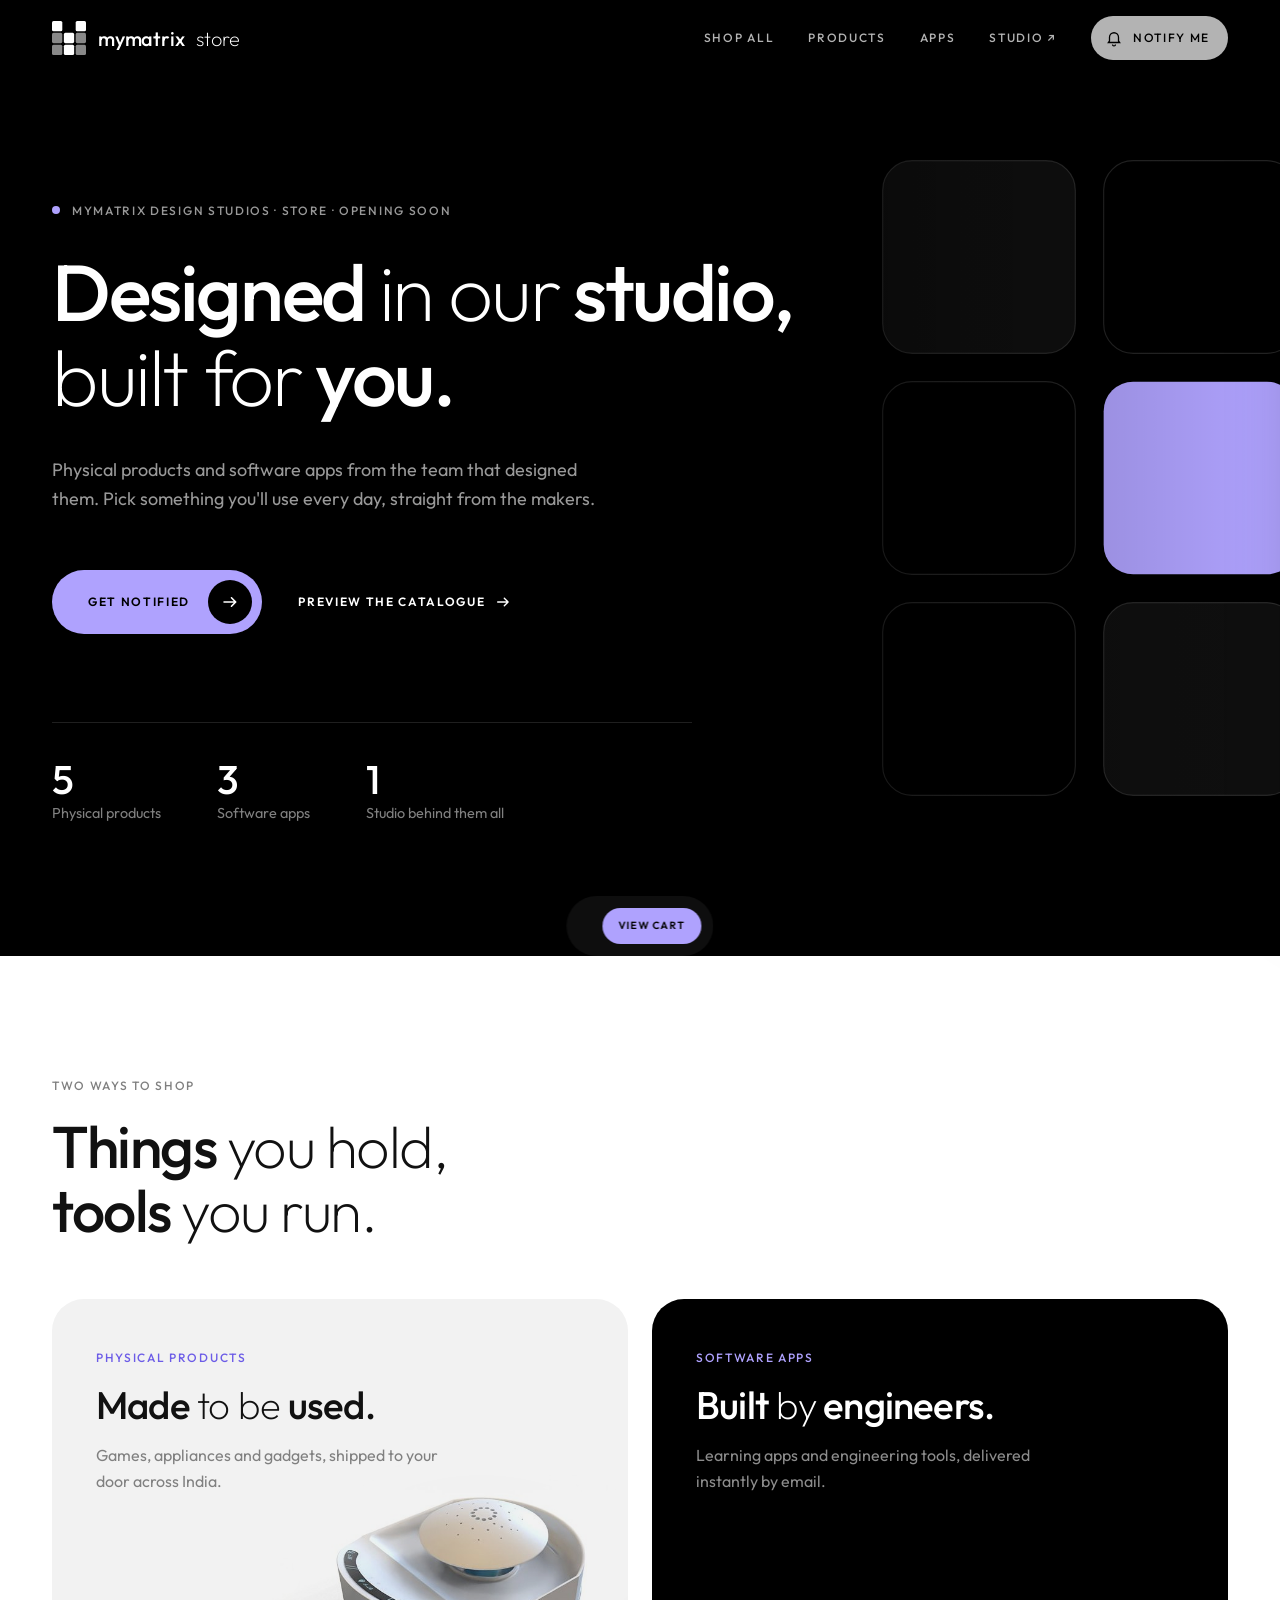
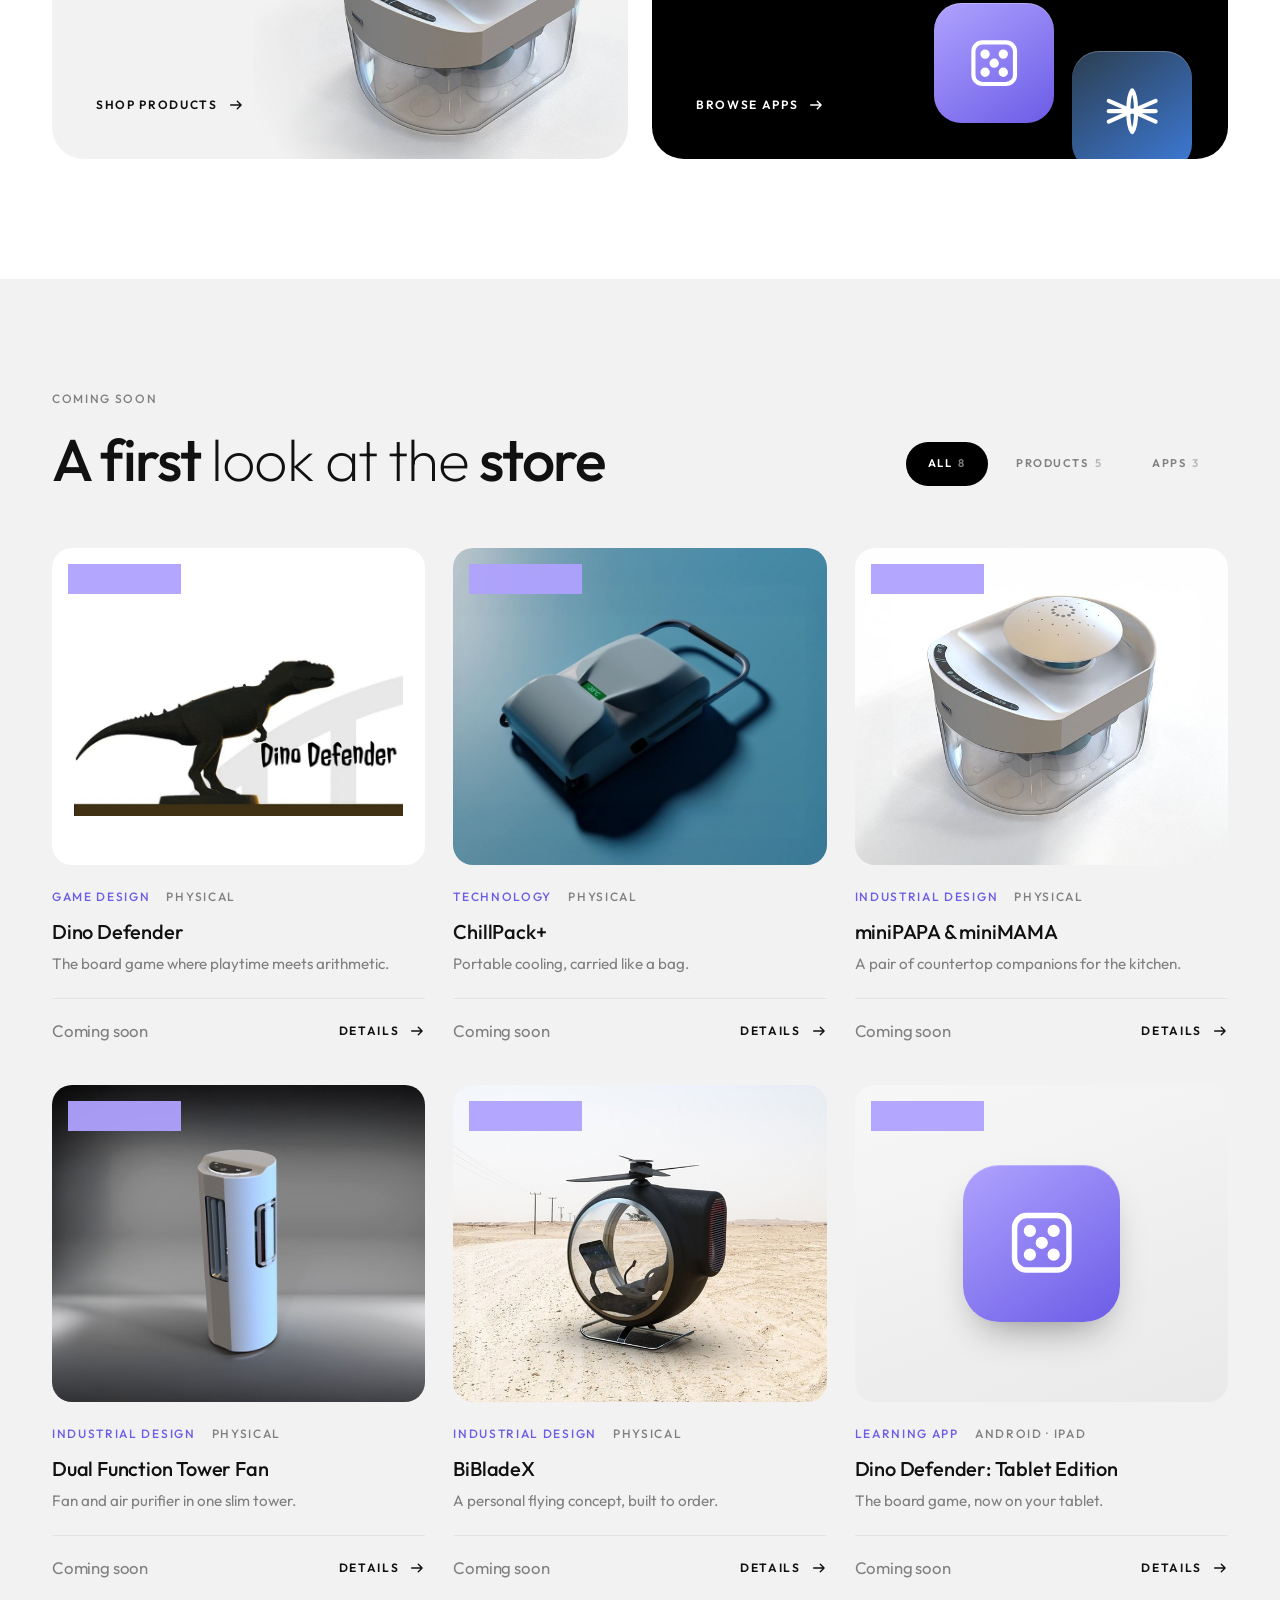
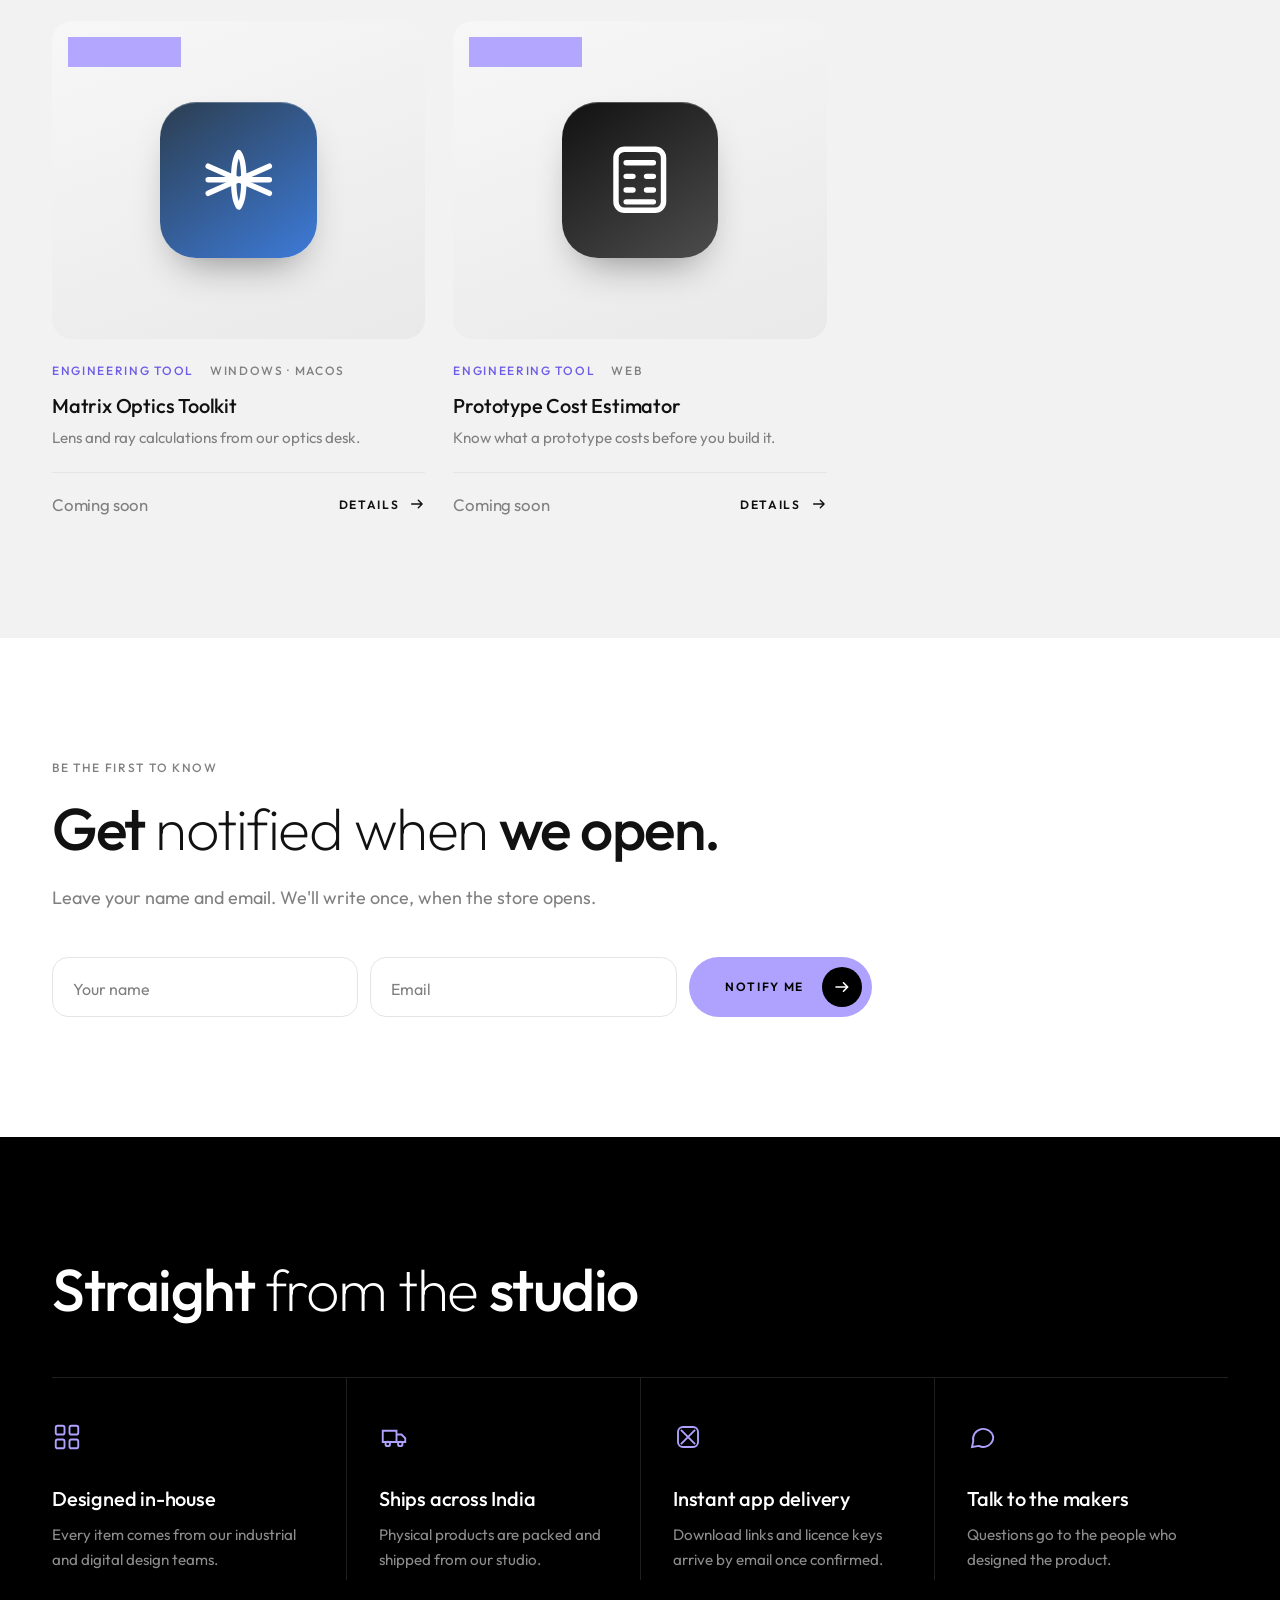
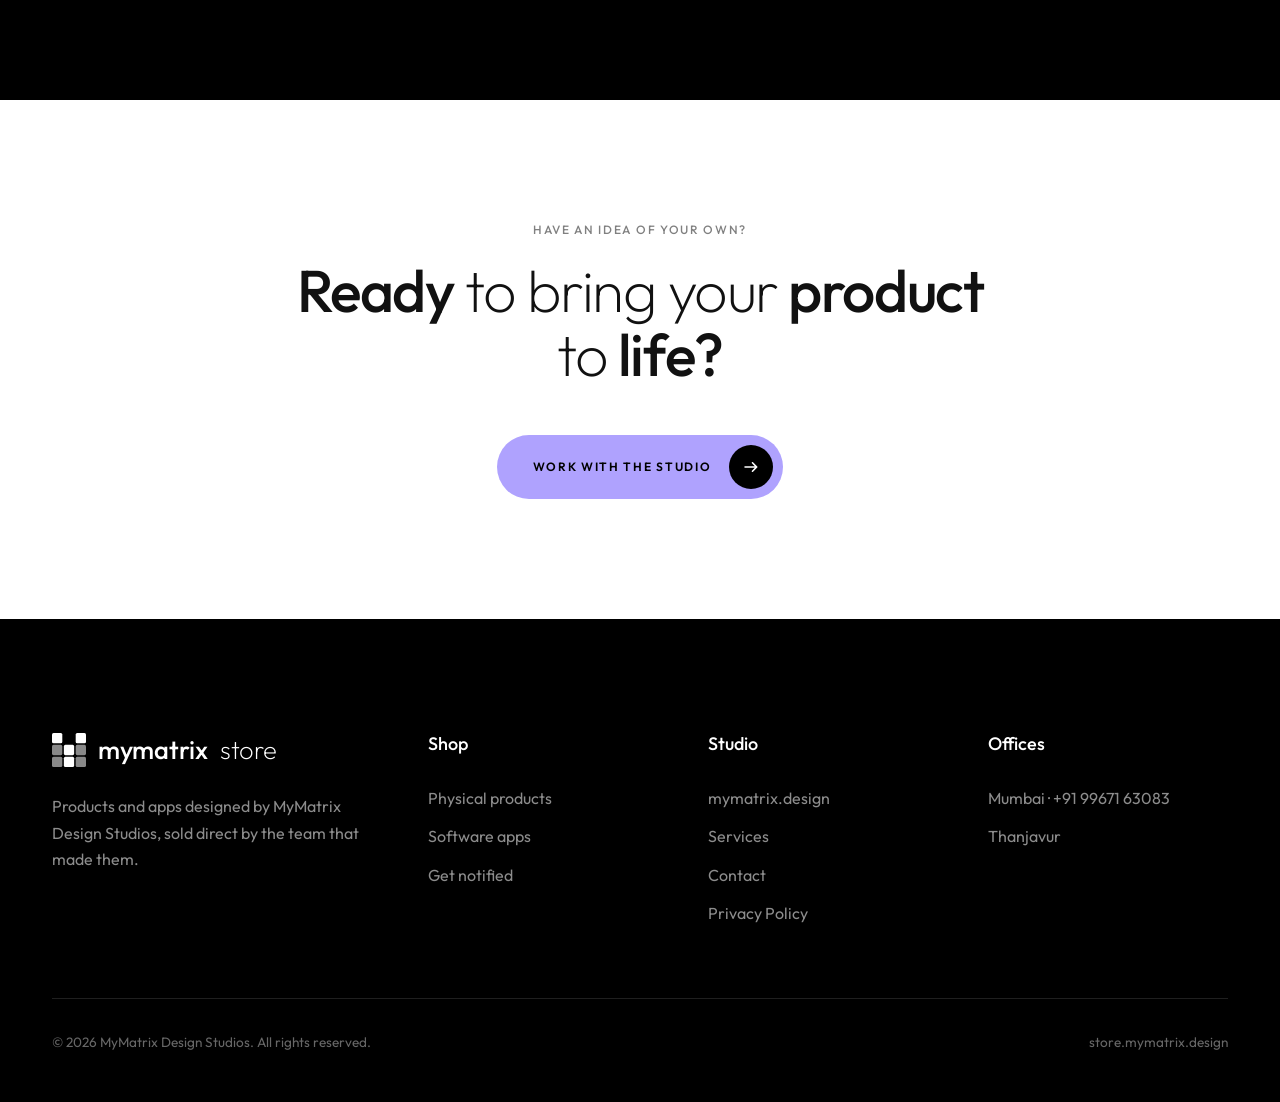
<file: index.html>
<!DOCTYPE html>
<html lang="en">
<head>
  <!-- Google tag (gtag.js) — same property as mymatrix.design -->
  <script async src="https://www.googletagmanager.com/gtag/js?id=G-HMNT2W3WN2"></script>
  <script>window.dataLayer = window.dataLayer || []; function gtag(){dataLayer.push(arguments);} gtag('js', new Date()); gtag('config', 'G-HMNT2W3WN2');</script>
  <meta charset="UTF-8">
  <meta name="viewport" content="width=device-width, initial-scale=1.0">
  <title>MyMatrix Store — Products & apps by MyMatrix Design Studios</title>
  <meta name="description" content="Buy physical products and software apps designed by MyMatrix Design Studios, direct from the studio.">
  <meta property="og:title" content="MyMatrix Store">
  <meta property="og:description" content="Products and apps designed in our studio, built for you.">
  <meta property="og:image" content="https://store.mymatrix.design/assets/img/dino-defender.jpg">
  <meta name="theme-color" content="#000000">
  <link rel="icon" href="assets/img/logo.svg" type="image/svg+xml">
  <link rel="preconnect" href="https://fonts.googleapis.com">
  <link rel="preconnect" href="https://fonts.gstatic.com" crossorigin>
  <link href="https://fonts.googleapis.com/css2?family=Outfit:wght@200;300;400;500;600&display=swap" rel="stylesheet">
  <link rel="stylesheet" href="assets/css/store.css">
</head>
<body data-page="home">
  <header id="site-header"></header>

  <main>
    <!-- Hero -->
    <section class="hero on-dark">
      <svg class="hero-art" viewBox="0 0 600 600" aria-hidden="true">
        <g class="grid9">
          <rect x="20"  y="20"  width="170" height="170" rx="26" class="on"/>
          <rect x="215" y="20"  width="170" height="170" rx="26"/>
          <rect x="410" y="20"  width="170" height="170" rx="26" class="on"/>
          <rect x="20"  y="215" width="170" height="170" rx="26"/>
          <rect x="215" y="215" width="170" height="170" rx="26" class="hot"/>
          <rect x="410" y="215" width="170" height="170" rx="26"/>
          <rect x="20"  y="410" width="170" height="170" rx="26"/>
          <rect x="215" y="410" width="170" height="170" rx="26" class="on"/>
          <rect x="410" y="410" width="170" height="170" rx="26"/>
        </g>
      </svg>
      <div class="gradient"></div>
      <div class="wrap">
        <span class="upper eyebrow"><i></i>MyMatrix Design Studios · Store<span class="only-soon"> · Opening soon</span></span>
        <h1>Designed <span class="thin">in our</span> studio, <span class="thin">built for</span> you.</h1>
        <p class="lead">Physical products and software apps from the team that designed them. Pick something you'll use every day, straight from the makers.</p>
        <div class="actions only-soon">
          <a class="btn press" href="#notify"><span>Get notified</span><span class="arrow"><svg viewBox="0 0 24 24"><path d="M14 5.34c-.26 0-.51.1-.71.3l-.08.08a1 1 0 0 0 0 1.41L17.07 11H4a1 1 0 1 0 0 2h13.07l-3.86 3.86a1 1 0 0 0 0 1.42l.08.08a1 1 0 0 0 1.42 0l5.65-5.65a1 1 0 0 0 0-1.42l-5.65-5.65a1 1 0 0 0-.71-.3z"/></svg></span></a>
          <a class="link" href="#store">Preview the catalogue <svg viewBox="0 0 24 24"><path d="M14 5.34c-.26 0-.51.1-.71.3l-.08.08a1 1 0 0 0 0 1.41L17.07 11H4a1 1 0 1 0 0 2h13.07l-3.86 3.86a1 1 0 0 0 0 1.42l.08.08a1 1 0 0 0 1.42 0l5.65-5.65a1 1 0 0 0 0-1.42l-5.65-5.65a1 1 0 0 0-.71-.3z"/></svg></a>
        </div>
        <div class="actions only-live">
          <a class="btn press" href="?f=physical#store"><span>Shop products</span><span class="arrow"><svg viewBox="0 0 24 24"><path d="M14 5.34c-.26 0-.51.1-.71.3l-.08.08a1 1 0 0 0 0 1.41L17.07 11H4a1 1 0 1 0 0 2h13.07l-3.86 3.86a1 1 0 0 0 0 1.42l.08.08a1 1 0 0 0 1.42 0l5.65-5.65a1 1 0 0 0 0-1.42l-5.65-5.65a1 1 0 0 0-.71-.3z"/></svg></span></a>
          <a class="link" href="?f=app#store">Browse apps <svg viewBox="0 0 24 24"><path d="M14 5.34c-.26 0-.51.1-.71.3l-.08.08a1 1 0 0 0 0 1.41L17.07 11H4a1 1 0 1 0 0 2h13.07l-3.86 3.86a1 1 0 0 0 0 1.42l.08.08a1 1 0 0 0 1.42 0l5.65-5.65a1 1 0 0 0 0-1.42l-5.65-5.65a1 1 0 0 0-.71-.3z"/></svg></a>
        </div>
        <div class="hero-stats">
          <div><b id="stat-products">5</b><span>Physical products</span></div>
          <div><b id="stat-apps">3</b><span>Software apps</span></div>
          <div><b>1</b><span>Studio behind them all</span></div>
        </div>
      </div>
    </section>

    <!-- Two doors -->
    <section class="block">
      <div class="wrap">
        <div class="section-head reveal">
          <div><span class="upper suptitle">Two ways to shop</span><h2>Things <span class="thin">you hold,</span><br>tools <span class="thin">you run.</span></h2></div>
        </div>
        <div class="doors">
          <a class="door products reveal" href="?f=physical#store">
            <div><span class="upper accent">Physical products</span><h3 style="margin-top:14px">Made <span class="thin">to be</span> used.</h3>
              <p>Games, appliances and gadgets, shipped to your door across India.</p></div>
            <span class="link">Shop products <svg viewBox="0 0 24 24"><path d="M14 5.34c-.26 0-.51.1-.71.3l-.08.08a1 1 0 0 0 0 1.41L17.07 11H4a1 1 0 1 0 0 2h13.07l-3.86 3.86a1 1 0 0 0 0 1.42l.08.08a1 1 0 0 0 1.42 0l5.65-5.65a1 1 0 0 0 0-1.42l-5.65-5.65a1 1 0 0 0-.71-.3z"/></svg></span>
            <img class="door-img" src="assets/img/minipapa.jpg" alt="">
          </a>
          <a class="door apps reveal" href="?f=app#store">
            <div><span class="upper accent">Software apps</span><h3 style="margin-top:14px">Built <span class="thin">by</span> engineers.</h3>
              <p>Learning apps and engineering tools, delivered instantly by email.</p></div>
            <span class="link">Browse apps <svg viewBox="0 0 24 24"><path d="M14 5.34c-.26 0-.51.1-.71.3l-.08.08a1 1 0 0 0 0 1.41L17.07 11H4a1 1 0 1 0 0 2h13.07l-3.86 3.86a1 1 0 0 0 0 1.42l.08.08a1 1 0 0 0 1.42 0l5.65-5.65a1 1 0 0 0 0-1.42l-5.65-5.65a1 1 0 0 0-.71-.3z"/></svg></span>
            <div class="app-stack" id="app-stack"></div>
          </a>
        </div>
      </div>
    </section>

    <!-- Catalogue -->
    <section class="block soft" id="store" style="padding-top:110px">
      <div class="wrap">
        <div class="section-head reveal">
          <div><span class="upper suptitle"><span class="only-live">The catalogue</span><span class="only-soon">Coming soon</span></span><h2 class="only-live">Everything <span class="thin">in the</span> store</h2><h2 class="only-soon">A first <span class="thin">look at the</span> store</h2></div>
          <div class="chips" role="group" aria-label="Filter">
            <button class="chip" type="button" data-filter="all" aria-pressed="true">All</button>
            <button class="chip" type="button" data-filter="physical" aria-pressed="false">Products</button>
            <button class="chip" type="button" data-filter="app" aria-pressed="false">Apps</button>
          </div>
        </div>
        <div class="grid" id="grid"></div>
      </div>
    </section>

    <!-- Notify (coming soon only) -->
    <section class="block only-soon" id="notify">
      <div class="wrap reveal">
        <span class="upper suptitle muted" style="display:block;margin-bottom:18px">Be the first to know</span>
        <h2>Get <span class="thin">notified when</span> we open.</h2>
        <p class="lead" style="margin:22px 0 44px">Leave your name and email. We'll write once, when the store opens.</p>
        <div data-notify-slot></div>
      </div>
    </section>

    <!-- Promises -->
    <section class="block dark on-dark">
      <div class="wrap">
        <div class="section-head reveal"><h2>Straight <span class="thin">from the</span> studio</h2></div>
        <div class="promises reveal">
          <div class="promise"><svg viewBox="0 0 24 24"><rect x="3" y="3" width="7" height="7" rx="1.5"/><rect x="14" y="3" width="7" height="7" rx="1.5"/><rect x="3" y="14" width="7" height="7" rx="1.5"/><rect x="14" y="14" width="7" height="7" rx="1.5"/></svg><h5>Designed in-house</h5><p>Every item comes from our industrial and digital design teams.</p></div>
          <div class="promise"><svg viewBox="0 0 24 24"><path d="M3 7h11v9H3zM14 10h4l3 3v3h-7"/><circle cx="7" cy="17.5" r="1.8"/><circle cx="17" cy="17.5" r="1.8"/></svg><h5>Ships across India</h5><p>Physical products are packed and shipped from our studio.</p></div>
          <div class="promise"><svg viewBox="0 0 24 24"><path d="M4 12h16M12 4v16" transform="rotate(45 12 12)"/><rect x="4" y="4" width="16" height="16" rx="4"/></svg><h5>Instant app delivery</h5><p>Download links and licence keys arrive by email once confirmed.</p></div>
          <div class="promise"><svg viewBox="0 0 24 24"><path d="M21 12a8 8 0 0 1-11.6 7.1L4 20l1-4.6A8 8 0 1 1 21 12z"/></svg><h5>Talk to the makers</h5><p>Questions go to the people who designed the product.</p></div>
        </div>
      </div>
    </section>

    <!-- CTA -->
    <section class="block cta">
      <div class="wrap reveal">
        <span class="upper suptitle muted" style="display:block;margin-bottom:18px">Have an idea of your own?</span>
        <h2>Ready <span class="thin">to bring your</span> product <span class="thin">to</span> life?</h2>
        <a class="btn press" href="https://mymatrix.design/contact.html"><span>Work with the studio</span><span class="arrow"><svg viewBox="0 0 24 24"><path d="M14 5.34c-.26 0-.51.1-.71.3l-.08.08a1 1 0 0 0 0 1.41L17.07 11H4a1 1 0 1 0 0 2h13.07l-3.86 3.86a1 1 0 0 0 0 1.42l.08.08a1 1 0 0 0 1.42 0l5.65-5.65a1 1 0 0 0 0-1.42l-5.65-5.65a1 1 0 0 0-.71-.3z"/></svg></span></a>
      </div>
    </section>
  </main>

  <footer id="site-footer"></footer>
  <script src="assets/js/catalog.js"></script>
  <script src="assets/js/store.js"></script>
</body>
</html>
</file>
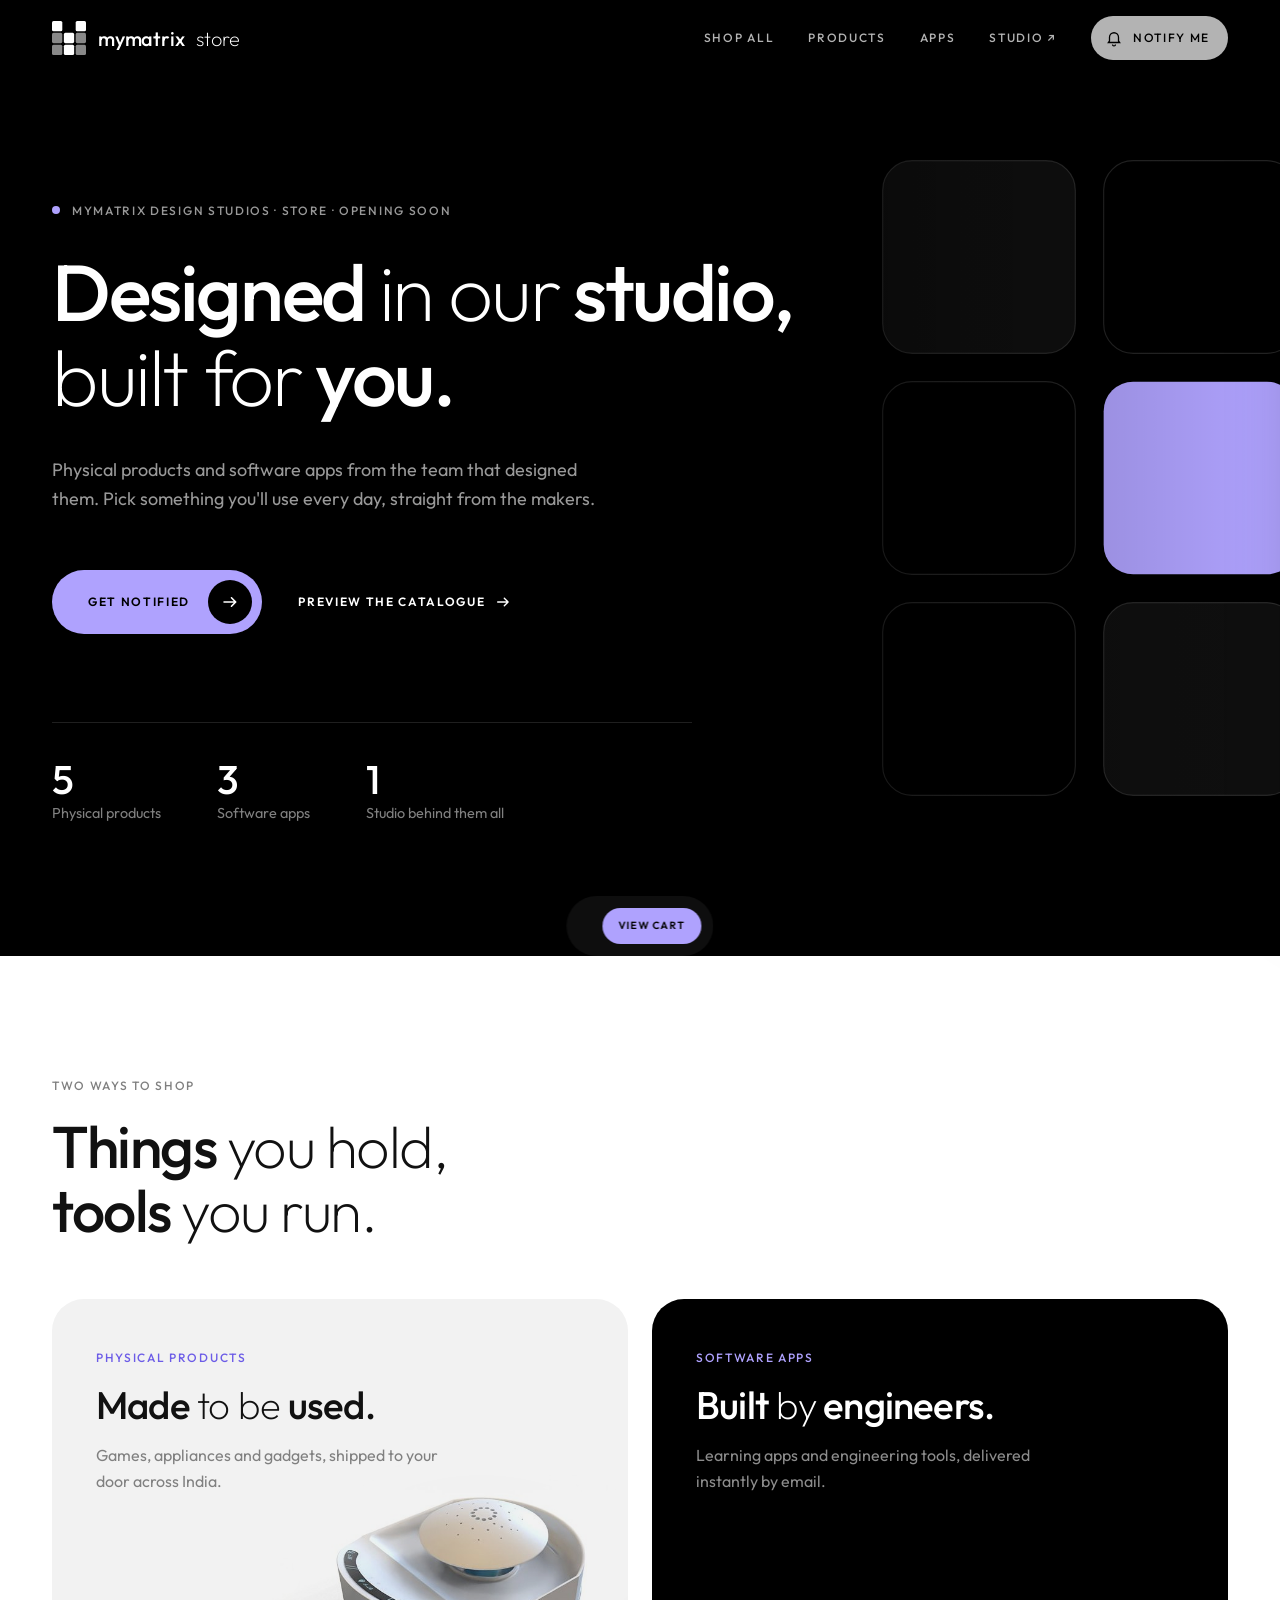
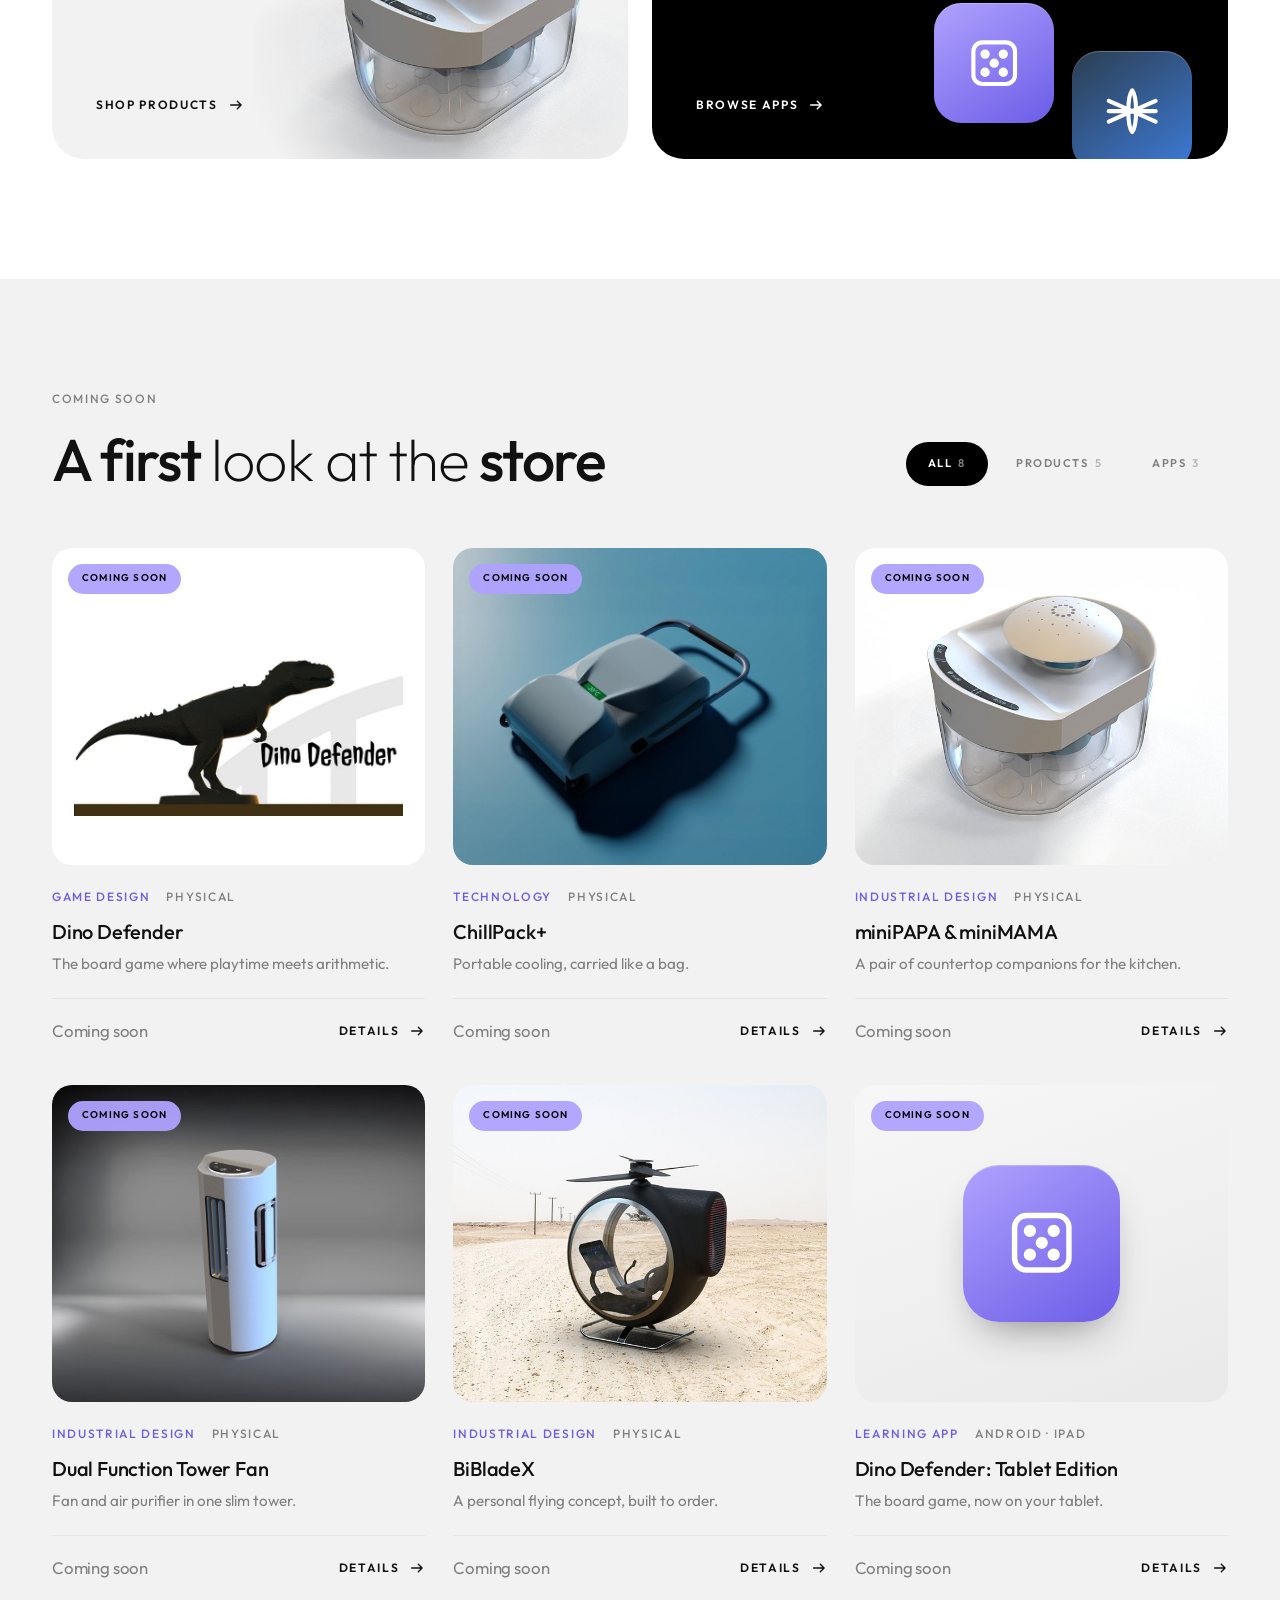
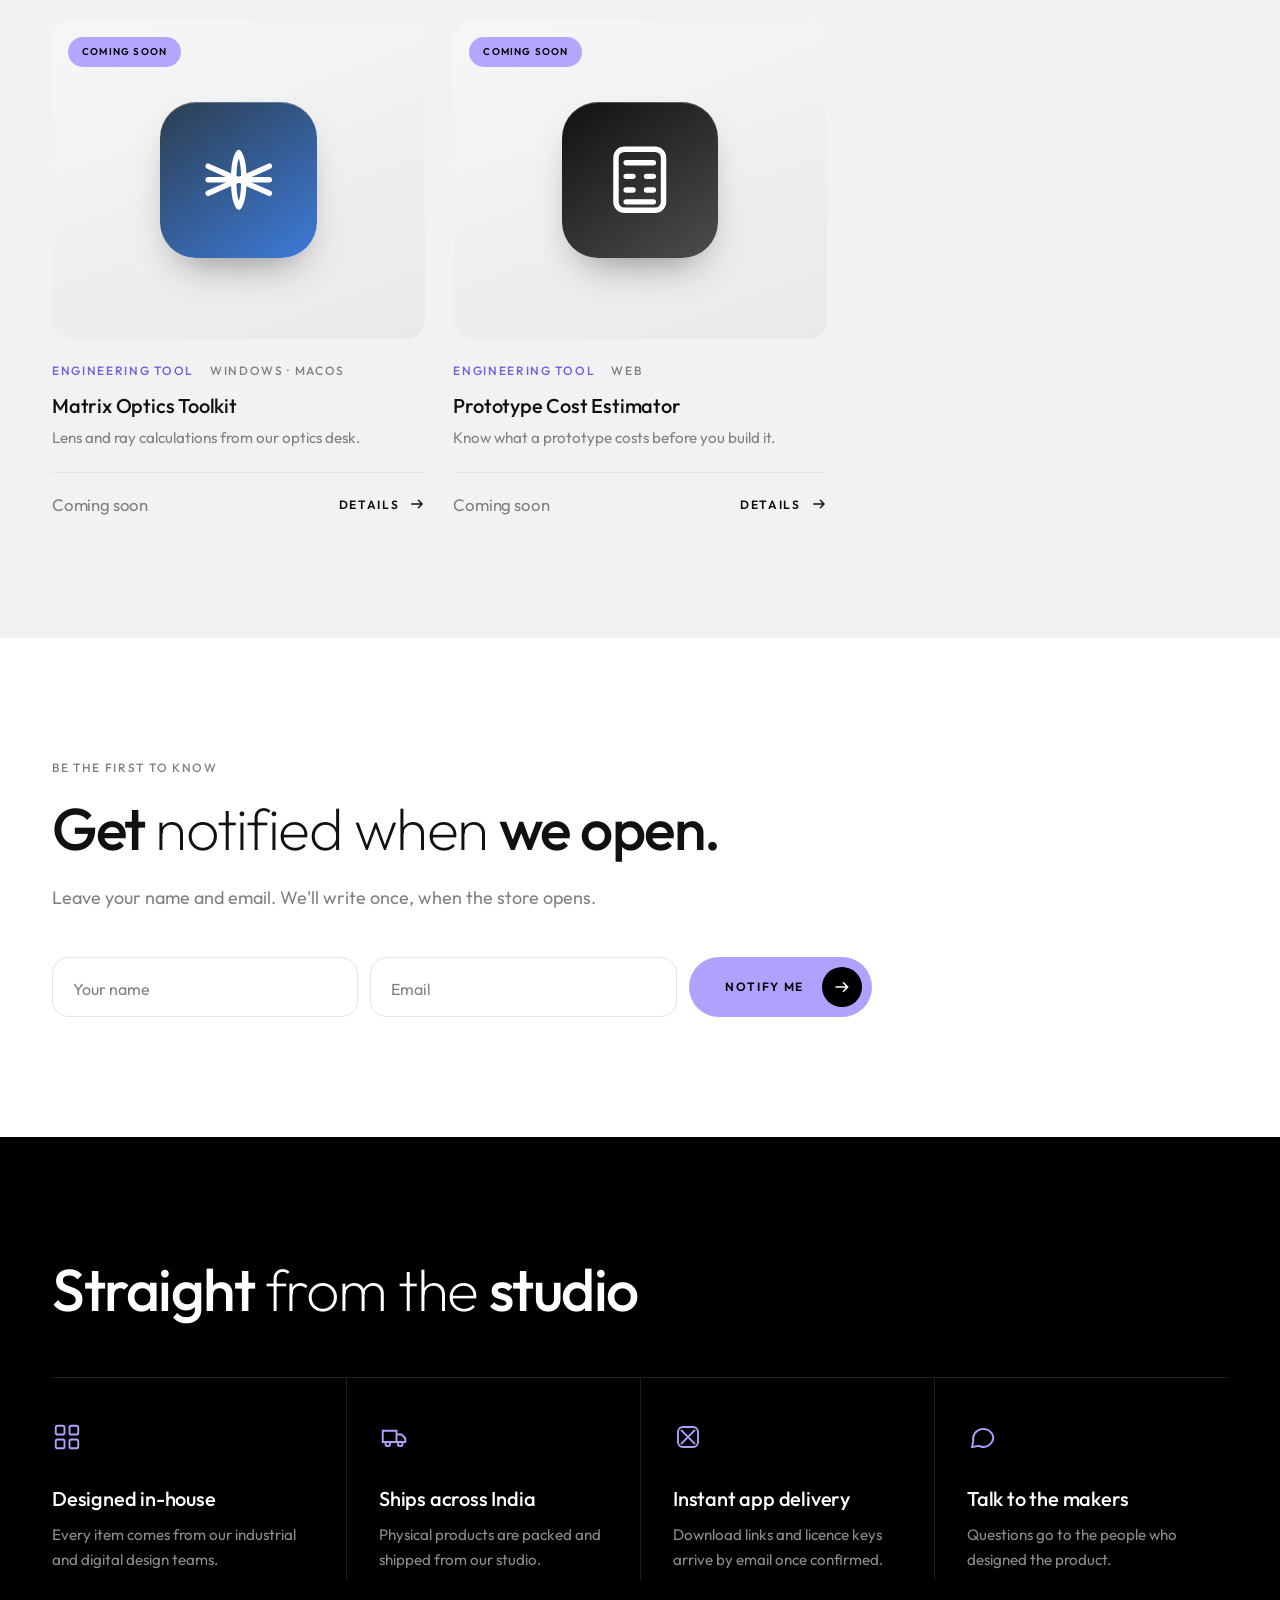
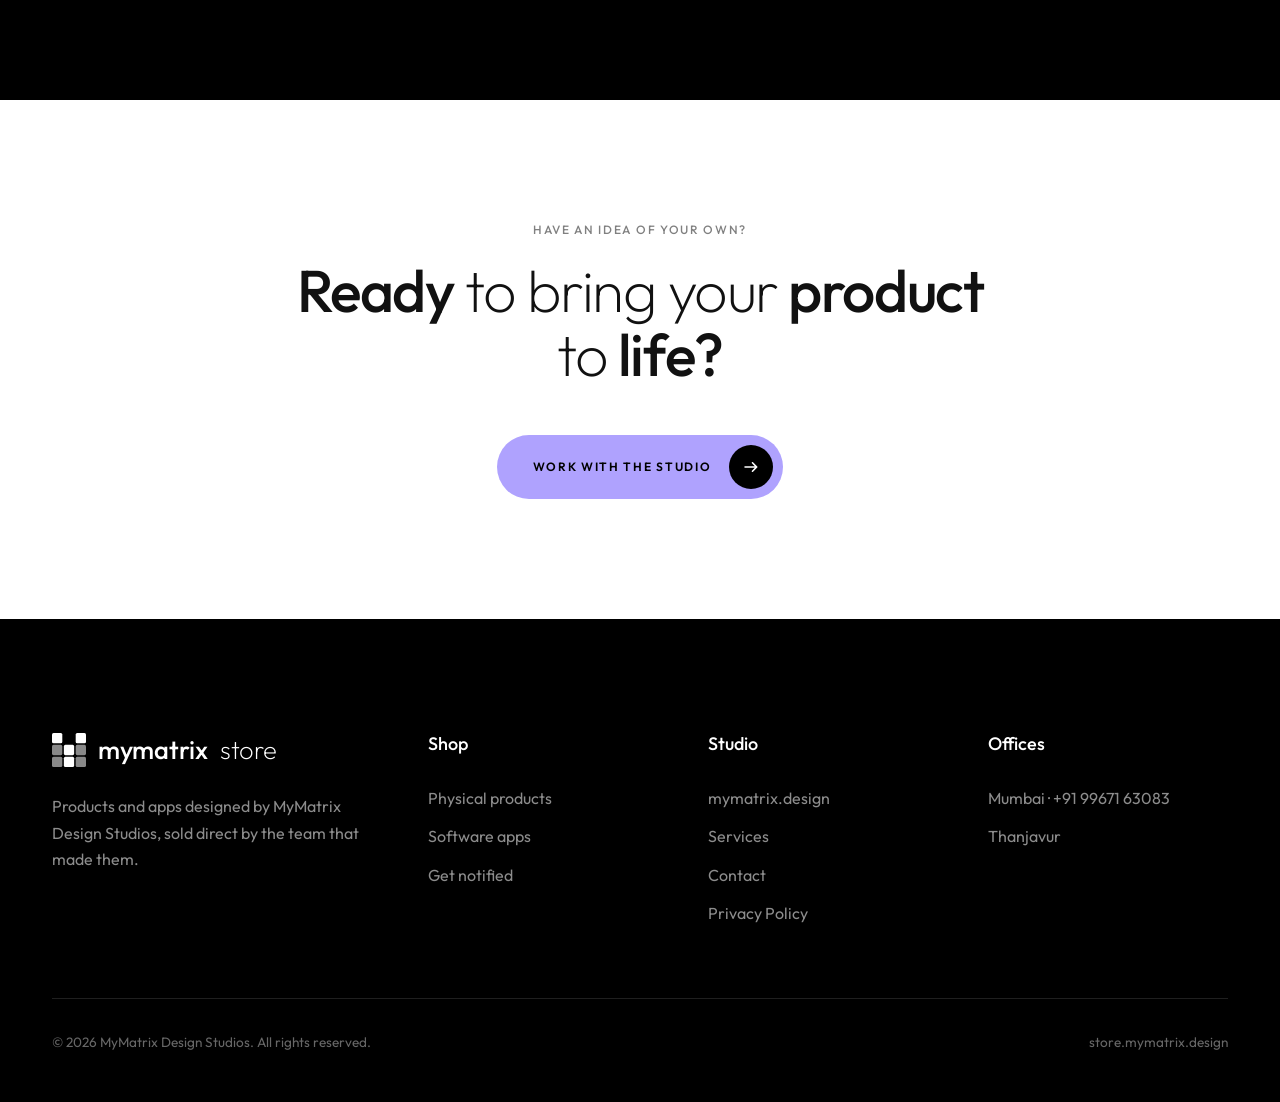
<file: checkout.html>
<!DOCTYPE html>
<html lang="en">
<head>
  <script async src="https://www.googletagmanager.com/gtag/js?id=G-HMNT2W3WN2"></script>
  <script>window.dataLayer = window.dataLayer || []; function gtag(){dataLayer.push(arguments);} gtag('js', new Date()); gtag('config', 'G-HMNT2W3WN2');</script>
  <meta charset="UTF-8">
  <meta name="viewport" content="width=device-width, initial-scale=1.0">
  <title>Checkout — MyMatrix Store</title>
  <meta name="robots" content="noindex">
  <link rel="icon" href="assets/img/logo.svg" type="image/svg+xml">
  <link rel="preconnect" href="https://fonts.googleapis.com">
  <link rel="preconnect" href="https://fonts.gstatic.com" crossorigin>
  <link href="https://fonts.googleapis.com/css2?family=Outfit:wght@200;300;400;500;600&display=swap" rel="stylesheet">
  <link rel="stylesheet" href="assets/css/store.css">
</head>
<body data-page="checkout">
  <header id="site-header"></header>
  <main class="wrap" id="checkout-root">
    <div class="checkout">
      <form id="checkout-form" novalidate>
        <h1>Check<span class="thin">out</span></h1>

        <fieldset class="fieldset">
          <legend>Contact</legend>
          <div class="fields">
            <div class="field full"><input id="name" name="name" placeholder=" " autocomplete="name" required><label for="name">Full name</label><p class="err">Please enter your name.</p></div>
            <div class="field"><input id="email" name="email" type="email" placeholder=" " autocomplete="email" required><label for="email">Email</label><p class="err">Enter a valid email — apps are delivered here.</p></div>
            <div class="field"><input id="phone" name="phone" type="tel" placeholder=" " autocomplete="tel" pattern="[+0-9 ]{10,15}" required><label for="phone">Phone</label><p class="err">Enter a 10-digit phone number.</p></div>
          </div>
        </fieldset>

        <fieldset class="fieldset" id="address-set">
          <legend>Shipping address</legend>
          <div class="fields">
            <div class="field full"><textarea id="address" name="address" placeholder=" " autocomplete="street-address" required></textarea><label for="address">House, street, area</label><p class="err">Please enter your address.</p></div>
            <div class="field"><input id="city" name="city" placeholder=" " autocomplete="address-level2" required><label for="city">City</label><p class="err">Please enter your city.</p></div>
            <div class="field"><input id="pin" name="pin" placeholder=" " inputmode="numeric" pattern="[0-9]{6}" autocomplete="postal-code" required><label for="pin">PIN code</label><p class="err">Enter a 6-digit PIN code.</p></div>
          </div>
        </fieldset>

        <fieldset class="fieldset">
          <legend>Anything else?</legend>
          <div class="fields"><div class="field full"><textarea id="notes" name="notes" placeholder=" "></textarea><label for="notes">Order notes (optional)</label></div></div>
        </fieldset>

        <button class="btn block press" type="submit" id="place-order"><span>Place order on WhatsApp</span><span class="arrow"><svg viewBox="0 0 24 24"><path d="M14 5.34c-.26 0-.51.1-.71.3l-.08.08a1 1 0 0 0 0 1.41L17.07 11H4a1 1 0 1 0 0 2h13.07l-3.86 3.86a1 1 0 0 0 0 1.42l.08.08a1 1 0 0 0 1.42 0l5.65-5.65a1 1 0 0 0 0-1.42l-5.65-5.65a1 1 0 0 0-.71-.3z"/></svg></span></button>
      </form>

      <aside class="summary" id="summary" aria-label="Order summary"></aside>
    </div>
  </main>
  <footer id="site-footer"></footer>
  <script src="assets/js/catalog.js"></script>
  <script src="assets/js/store.js"></script>
</body>
</html>
</file>
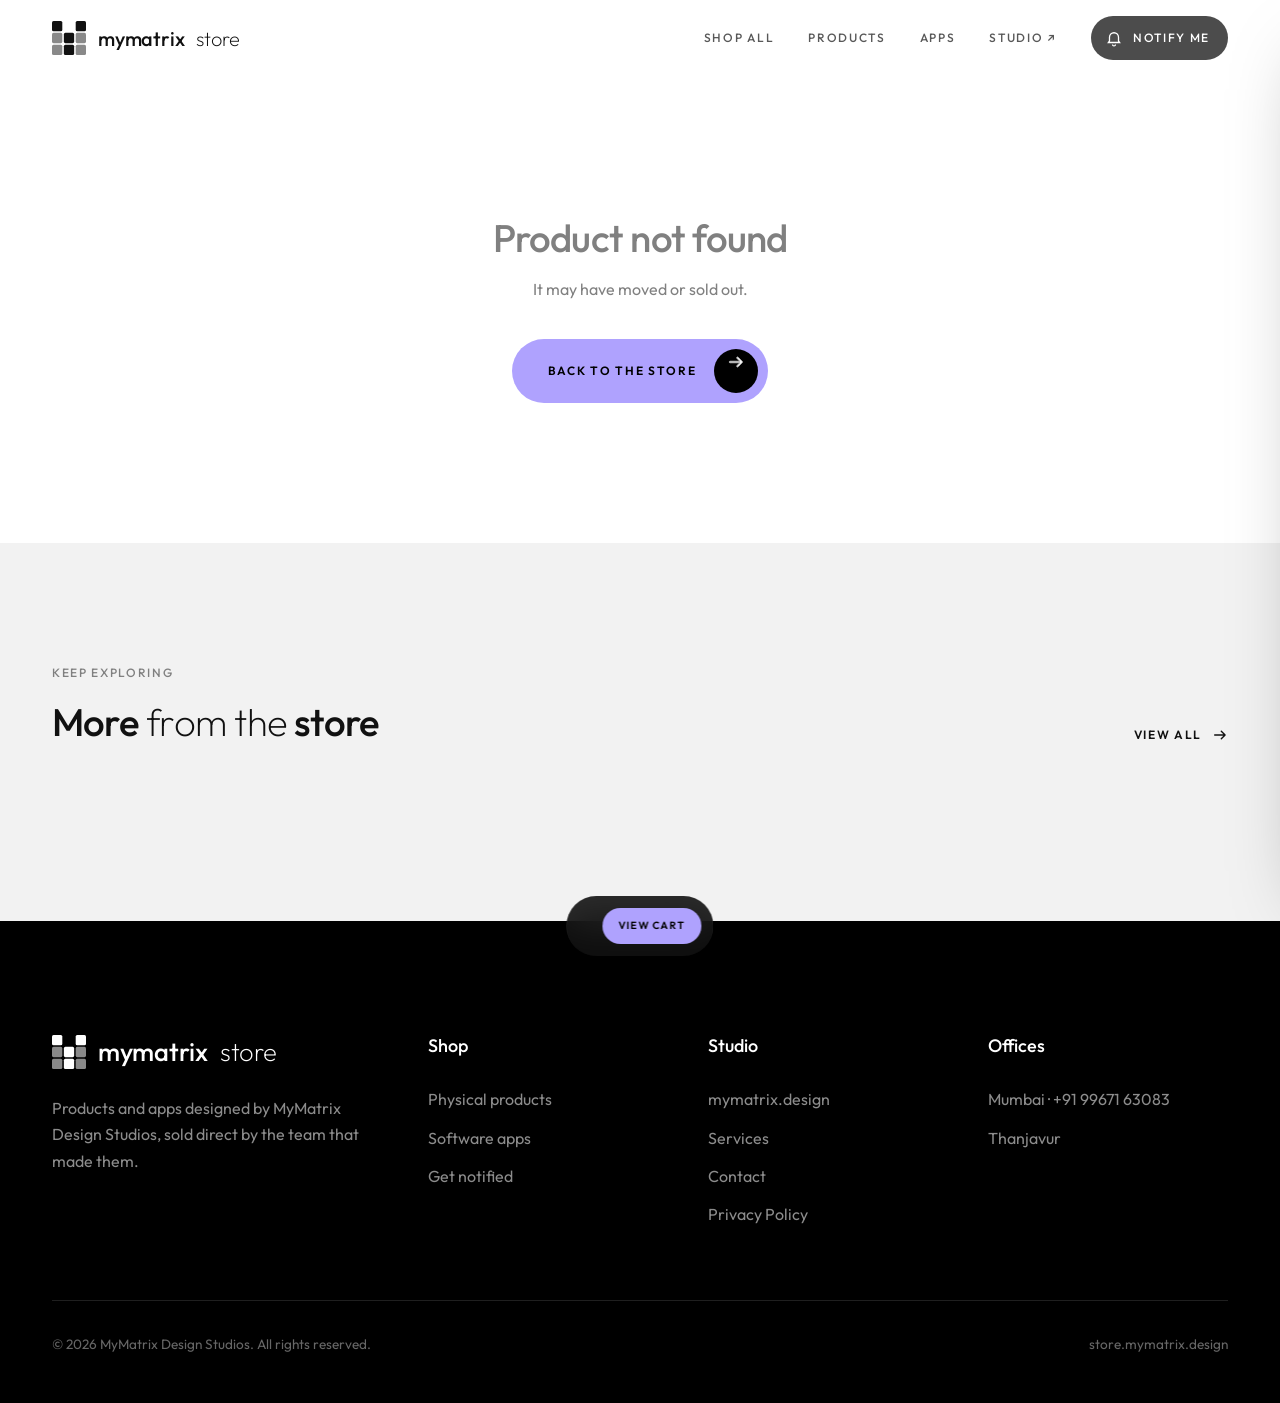
<file: product.html>
<!DOCTYPE html>
<html lang="en">
<head>
  <script async src="https://www.googletagmanager.com/gtag/js?id=G-HMNT2W3WN2"></script>
  <script>window.dataLayer = window.dataLayer || []; function gtag(){dataLayer.push(arguments);} gtag('js', new Date()); gtag('config', 'G-HMNT2W3WN2');</script>
  <meta charset="UTF-8">
  <meta name="viewport" content="width=device-width, initial-scale=1.0">
  <title>Product — MyMatrix Store</title>
  <meta name="theme-color" content="#ffffff">
  <link rel="icon" href="assets/img/logo.svg" type="image/svg+xml">
  <link rel="preconnect" href="https://fonts.googleapis.com">
  <link rel="preconnect" href="https://fonts.gstatic.com" crossorigin>
  <link href="https://fonts.googleapis.com/css2?family=Outfit:wght@200;300;400;500;600&display=swap" rel="stylesheet">
  <link rel="stylesheet" href="assets/css/store.css">
</head>
<body data-page="product">
  <header id="site-header"></header>
  <main>
    <div class="wrap" id="pdp"></div>
    <section class="block soft">
      <div class="wrap">
        <div class="section-head"><div><span class="upper suptitle">Keep exploring</span><h3>More <span class="thin">from the</span> store</h3></div>
          <a class="link" href="index.html#store">View all <svg viewBox="0 0 24 24"><path d="M14 5.34c-.26 0-.51.1-.71.3l-.08.08a1 1 0 0 0 0 1.41L17.07 11H4a1 1 0 1 0 0 2h13.07l-3.86 3.86a1 1 0 0 0 0 1.42l.08.08a1 1 0 0 0 1.42 0l5.65-5.65a1 1 0 0 0 0-1.42l-5.65-5.65a1 1 0 0 0-.71-.3z"/></svg></a></div>
        <div class="grid" id="more"></div>
      </div>
    </section>
  </main>
  <footer id="site-footer"></footer>
  <script src="assets/js/catalog.js"></script>
  <script src="assets/js/store.js"></script>
</body>
</html>
</file>
<file: assets/css/store.css>
/* MyMatrix Store — visual language follows mymatrix.design (Outfit, black/white, #AFA2FE lavender accent,
   thin + regular heading mix, pill buttons with a round arrow), with Apple-style interaction details:
   instant press feedback, translucent sticky chrome, a cart sheet that enters and leaves from the same edge,
   and reduced-motion / reduced-transparency fallbacks. */

:root {
  --dark: #000;
  --ink: #111;
  --light: #fff;
  --soft: #f2f2f2;
  --line: #e5e5e5;
  --muted: #808080;
  --muted-2: #b2b2b2;
  --accent: #afa2fe;            /* main site accent (css/style.css .mil-accent) */
  --accent-deep: #6c5ce7;       /* same hue, darker: small text and icons on white stay legible */
  --accent-ink: #000;
  --radius: 20px;
  --radius-lg: 32px;
  --wrap: 1240px;
  --ease: cubic-bezier(0, 0, 0.3642, 1);      /* same curve as the main site */
  --spring: cubic-bezier(0.22, 1, 0.36, 1);    /* critically damped feel, no overshoot */
  --t-sm: .2s var(--ease);
  --t-md: .4s var(--ease);
  font-family: "Outfit", system-ui, sans-serif;
}

* { box-sizing: border-box; margin: 0; padding: 0; }
html { -webkit-text-size-adjust: 100%; scroll-behavior: smooth; }
body {
  font: 400 1rem/1.65 "Outfit", system-ui, sans-serif;
  color: var(--ink);
  background: var(--light);
  -webkit-font-smoothing: antialiased;
}
img { display: block; max-width: 100%; }
a { color: inherit; text-decoration: none; }
button, input, select, textarea { font: inherit; color: inherit; }
button { cursor: pointer; background: none; border: 0; }
:focus-visible { outline: 2px solid var(--accent); outline-offset: 3px; border-radius: 6px; }

.wrap { width: 100%; max-width: var(--wrap); margin: 0 auto; padding: 0 32px; }
.thin { font-weight: 200; }
.accent { color: var(--accent); }
.upper { text-transform: uppercase; letter-spacing: .14em; font-size: .75rem; font-weight: 500; }
.muted { color: var(--muted); }
.sr-only { position: absolute; width: 1px; height: 1px; overflow: hidden; clip: rect(0 0 0 0); white-space: nowrap; }

/* Type scale — tight tracking on display sizes, near zero on body */
h1, .h1 { font-size: clamp(2.75rem, 6.2vw, 5.375rem); line-height: 1.06; font-weight: 500; letter-spacing: -0.03em; }
h2, .h2 { font-size: clamp(2.25rem, 4.6vw, 4.25rem); line-height: 1.1; font-weight: 500; letter-spacing: -0.025em; }
h3, .h3 { font-size: clamp(1.75rem, 3vw, 2.625rem); line-height: 1.15; font-weight: 500; letter-spacing: -0.02em; }
h4, .h4 { font-size: 1.75rem; line-height: 1.2; font-weight: 500; letter-spacing: -0.015em; }
h5, .h5 { font-size: 1.25rem; line-height: 1.3; font-weight: 500; letter-spacing: -0.01em; }
p.lead { font-size: 1.125rem; color: var(--muted); max-width: 34rem; }

/* ---------- Buttons ---------- */
.btn {
  --h: 64px;
  display: inline-flex; align-items: center; gap: 18px;
  height: var(--h); padding: 0 10px 0 36px; border-radius: 999px;
  background: var(--accent); color: var(--accent-ink);
  text-transform: uppercase; letter-spacing: .14em; font-size: .75rem; font-weight: 600;
  transition: transform 100ms var(--ease), background var(--t-sm), box-shadow var(--t-md);
  -webkit-tap-highlight-color: transparent; user-select: none;
}
.btn .arrow {
  width: calc(var(--h) - 20px); height: calc(var(--h) - 20px); border-radius: 50%;
  display: grid; place-items: center; background: var(--dark); color: var(--light);
  transition: transform var(--t-md);
}
.btn .arrow svg { width: 18px; height: 18px; fill: currentColor; }
.btn:hover .arrow { transform: translateX(4px); }
.btn:active, .press:active { transform: scale(.97); }      /* feedback on press, not release */
.btn.dark { background: var(--dark); color: var(--light); }
.btn.dark .arrow { background: var(--accent); color: var(--dark); }
.btn.ghost { background: transparent; color: inherit; box-shadow: inset 0 0 0 1px currentColor; }
.btn.ghost .arrow { background: var(--ink); color: var(--light); }
.on-dark .btn.ghost .arrow { background: var(--light); color: var(--dark); }
.btn.sm { --h: 52px; padding-left: 26px; gap: 14px; }
.btn.block { width: 100%; justify-content: space-between; }
.btn[disabled] { opacity: .4; pointer-events: none; }

.link { display: inline-flex; align-items: center; gap: 10px; text-transform: uppercase; letter-spacing: .14em; font-size: .75rem; font-weight: 600; }
.link svg { width: 16px; height: 16px; fill: currentColor; transition: transform var(--t-md); }
.link:hover svg { transform: translateX(4px); }

.icon-btn {
  width: 48px; height: 48px; border-radius: 50%; display: grid; place-items: center;
  background: var(--accent); color: var(--dark);
  transition: transform 100ms var(--ease), background var(--t-sm);
}
.icon-btn svg { width: 20px; height: 20px; fill: currentColor; }
.icon-btn:active { transform: scale(.92); }
.icon-btn.added { background: var(--dark); color: var(--accent); }

/* ---------- Header: translucent material, content scrolls under it ---------- */
.site-header {
  position: sticky; top: 0; z-index: 50;
  background: rgba(255, 255, 255, .72);
  -webkit-backdrop-filter: blur(20px) saturate(180%); backdrop-filter: blur(20px) saturate(180%);
}
.site-header::after {   /* scroll-edge effect instead of a hard divider; only shows once scrolled */
  content: ""; position: absolute; left: 0; right: 0; bottom: -16px; height: 16px; pointer-events: none;
  background: linear-gradient(rgba(0,0,0,.06), rgba(0,0,0,0)); opacity: 0; transition: opacity var(--t-md);
}
.site-header.scrolled::after { opacity: 1; }
.site-header.on-dark-top { background: rgba(0,0,0,.55); color: var(--light); }
.site-header .bar { height: 76px; display: flex; align-items: center; justify-content: space-between; gap: 24px; }
.brand { display: inline-flex; align-items: center; gap: 12px; font-size: 1.25rem; letter-spacing: -0.01em; }
.brand svg { width: 34px; height: 34px; color: currentColor; }
.brand b { font-weight: 500; }
.brand span { font-weight: 200; }
.nav { display: flex; align-items: center; gap: 34px; }
.nav a { text-transform: uppercase; letter-spacing: .14em; font-size: .75rem; font-weight: 500; opacity: .7; transition: opacity var(--t-sm); }
.nav a:hover, .nav a[aria-current="page"] { opacity: 1; }
.cart-btn {
  position: relative; display: inline-flex; align-items: center; gap: 10px; height: 44px; padding: 0 18px 0 14px;
  border-radius: 999px; background: var(--dark); color: var(--light);
  text-transform: uppercase; letter-spacing: .14em; font-size: .7rem; font-weight: 600;
  transition: transform 100ms var(--ease);
}
.on-dark-top .cart-btn { background: var(--light); color: var(--dark); }
.cart-btn svg { width: 18px; height: 18px; fill: none; stroke: currentColor; stroke-width: 1.7; }
.cart-btn:active { transform: scale(.95); }
.cart-count {
  min-width: 22px; height: 22px; border-radius: 11px; padding: 0 6px; display: inline-grid; place-items: center;
  background: var(--accent); color: var(--dark); font-size: .7rem; letter-spacing: 0;
}
.cart-count.bump { animation: bump .45s var(--spring); }
@keyframes bump { 0% { transform: scale(1); } 40% { transform: scale(1.35); } 100% { transform: scale(1); } }

/* ---------- Hero ---------- */
.hero { position: relative; overflow: hidden; background: var(--dark); color: var(--light); margin-top: -76px; padding-top: 76px; }
.hero .wrap { position: relative; z-index: 2; padding-top: 120px; padding-bottom: 130px; }
.hero h1 { max-width: 15ch; margin: 28px 0 36px; }
.hero p.lead { color: rgba(255,255,255,.6); margin-bottom: 56px; }
.hero .actions { display: flex; flex-wrap: wrap; align-items: center; gap: 36px; }
.hero .eyebrow { color: rgba(255,255,255,.6); }
.hero .eyebrow i { display: inline-block; width: 8px; height: 8px; border-radius: 50%; background: var(--accent); margin-right: 12px; vertical-align: 1px; }
.hero-art { position: absolute; z-index: 1; right: max(-260px, calc((100vw - var(--wrap)) / 2 - 300px)); top: 50%; width: min(680px, 62vw); transform: translateY(-50%); pointer-events: none; }
.hero-art .grid9 rect { fill: none; stroke: rgba(255,255,255,.14); }
.hero-art .grid9 rect.on { fill: rgba(255,255,255,.06); }
.hero-art .grid9 rect.hot { fill: var(--accent); stroke: none; }
.hero .gradient { position: absolute; inset: 0; z-index: 1; background: linear-gradient(90deg, #000 30%, rgba(0,0,0,.2) 75%, rgba(0,0,0,0)); }
.hero-stats { display: flex; gap: 56px; margin-top: 88px; padding-top: 36px; border-top: 1px solid rgba(255,255,255,.12); max-width: 640px; }
.hero-stats b { display: block; font-size: 2.5rem; font-weight: 500; letter-spacing: -0.02em; line-height: 1; }
.hero-stats span { color: rgba(255,255,255,.5); font-size: .9rem; }

/* ---------- Sections ---------- */
section.block { padding: 120px 0; }
section.soft { background: var(--soft); }
section.dark, footer.site-footer { background: var(--dark); color: var(--light); }
.section-head { display: flex; flex-wrap: wrap; align-items: flex-end; justify-content: space-between; gap: 32px; margin-bottom: 56px; }
.section-head .suptitle { display: block; margin-bottom: 18px; color: var(--muted); }

/* Two doors: Products / Apps */
.doors { display: grid; grid-template-columns: 1fr 1fr; gap: 24px; }
.door {
  position: relative; overflow: hidden; border-radius: var(--radius-lg); min-height: 460px; padding: 44px;
  display: flex; flex-direction: column; justify-content: space-between; isolation: isolate;
  transition: transform 100ms var(--ease);
}
.door:active { transform: scale(.985); }
.door.products { background: var(--soft); }
.door.apps { background: var(--dark); color: var(--light); }
.door .door-img {
  position: absolute; z-index: -1; right: -40px; bottom: -30px; width: 72%; mix-blend-mode: multiply; transition: transform .8s var(--spring);
  -webkit-mask-image: radial-gradient(ellipse 60% 60% at 55% 55%, #000 55%, transparent 100%);
          mask-image: radial-gradient(ellipse 60% 60% at 55% 55%, #000 55%, transparent 100%);
}
.door:hover .door-img, .door:hover .app-stack { transform: translate(-6px, -6px) scale(1.03); }
.door .app-stack { position: absolute; z-index: -1; right: 36px; bottom: 36px; display: grid; grid-template-columns: repeat(2, 120px); gap: 18px; transition: transform .8s var(--spring); }
.door .app-stack .app-icon:nth-child(2) { transform: translateY(48px); }
.door h3 { max-width: 12ch; }
.door p { color: var(--muted); max-width: 22rem; margin-top: 14px; }
.door.apps p { color: rgba(255,255,255,.55); }

/* Filter chips */
.chips { display: inline-flex; gap: 6px; padding: 6px; border-radius: 999px; background: var(--soft); }
.chip {
  height: 44px; padding: 0 22px; border-radius: 999px; text-transform: uppercase; letter-spacing: .14em; font-size: .7rem; font-weight: 600; color: var(--muted);
  transition: background var(--t-sm), color var(--t-sm), transform 100ms var(--ease);
}
.chip:active { transform: scale(.95); }
.chip[aria-pressed="true"] { background: var(--dark); color: var(--light); }
.chip .n { opacity: .5; margin-left: 6px; }

/* Product grid & cards */
.grid { display: grid; grid-template-columns: repeat(3, 1fr); gap: 40px 28px; }
.card { display: flex; flex-direction: column; gap: 22px; }
.card .media {
  position: relative; aspect-ratio: 4 / 3.4; border-radius: var(--radius); overflow: hidden; background: var(--soft);
  display: grid; place-items: center; transition: transform 100ms var(--ease);
}
.card a.media:active { transform: scale(.985); }
.card .media img { width: 100%; height: 100%; object-fit: cover; transition: transform .9s var(--spring); }
.card:hover .media img { transform: scale(1.05); }
.media.contain, .pdp .gallery.contain { background: #fff; }
.media.contain img, .pdp .gallery.contain img { object-fit: contain; padding: 6%; }
.card .media.app-media { background: linear-gradient(160deg, #f7f7f7, #e9e9e9); }
.card .media .app-icon { width: 42%; transition: transform .9s var(--spring); }
.card:hover .media .app-icon { transform: scale(1.06) rotate(-2deg); }
.badge {
  position: absolute; top: 16px; left: 16px; height: 30px; padding: 0 14px; border-radius: 999px; display: inline-flex; align-items: center;
  background: rgba(255,255,255,.78); -webkit-backdrop-filter: blur(12px); backdrop-filter: blur(12px);
  text-transform: uppercase; letter-spacing: .12em; font-size: .62rem; font-weight: 600;
}
.badge.pre { background: rgba(175,162,254,.95); color: #000; }
.badge.ask { background: rgba(0,0,0,.78); color: #fff; }
.labels { display: flex; flex-wrap: wrap; gap: 16px; }
.labels .upper { color: var(--muted); }
.labels .upper.accent, .door.products .accent { color: var(--accent-deep); }
.card h5 a { transition: color var(--t-sm); }
.card h5 a:hover { color: var(--accent-deep); }
.card .tagline { color: var(--muted); margin-top: 6px; font-size: .95rem; }
.card .buy { display: flex; align-items: center; justify-content: space-between; gap: 16px; margin-top: auto; padding-top: 18px; border-top: 1px solid var(--line); }
.price { font-size: 1.375rem; font-weight: 500; letter-spacing: -0.01em; }
.price small { font-size: .8rem; font-weight: 400; color: var(--muted); margin-left: 6px; letter-spacing: 0; }
.card.hide { display: none; }

/* App icon (generated) */
.app-icon { aspect-ratio: 1; width: 120px; border-radius: 23%; display: grid; place-items: center; box-shadow: 0 20px 40px -18px rgba(0,0,0,.45), inset 0 1px 0 rgba(255,255,255,.25); }
.app-icon svg { width: 52%; height: 52%; fill: none; stroke: #fff; stroke-width: 1.6; stroke-linecap: round; stroke-linejoin: round; }

/* Promises */
.promises { display: grid; grid-template-columns: repeat(4, 1fr); border-top: 1px solid rgba(255,255,255,.12); }
.promise { padding: 44px 32px 8px 0; }
.promise + .promise { padding-left: 32px; border-left: 1px solid rgba(255,255,255,.12); }
.promise svg { width: 30px; height: 30px; fill: none; stroke: var(--accent); stroke-width: 1.5; margin-bottom: 26px; }
.promise p { color: rgba(255,255,255,.55); margin-top: 10px; font-size: .95rem; }

/* CTA */
.cta { text-align: center; }
.cta h2 { max-width: 18ch; margin: 0 auto 48px; }

/* ---------- Footer ---------- */
.site-footer { padding: 110px 0 48px; }
.site-footer .cols { display: grid; grid-template-columns: 1.4fr 1fr 1fr 1fr; gap: 40px; padding-bottom: 72px; }
.site-footer h6 { font-size: 1.125rem; font-weight: 500; margin-bottom: 26px; }
.site-footer ul { list-style: none; display: grid; gap: 12px; }
.site-footer li a, .site-footer p { color: rgba(255,255,255,.55); transition: color var(--t-sm); }
.site-footer li a:hover { color: var(--accent); }
.site-footer .brand { font-size: 1.6rem; margin-bottom: 22px; }
.site-footer .legal { display: flex; flex-wrap: wrap; justify-content: space-between; gap: 16px; padding-top: 32px; border-top: 1px solid rgba(255,255,255,.12); color: rgba(255,255,255,.4); font-size: .85rem; }

/* ---------- Cart sheet (enters and exits along the same right edge) ---------- */
.scrim { position: fixed; inset: 0; z-index: 90; background: rgba(0,0,0,.4); opacity: 0; pointer-events: none; transition: opacity .35s var(--ease); }
.scrim.open { opacity: 1; pointer-events: auto; }
.sheet {
  position: fixed; z-index: 100; top: 12px; right: 12px; bottom: 12px; width: min(460px, calc(100vw - 24px));
  display: flex; flex-direction: column; border-radius: 28px; overflow: hidden;
  background: rgba(255,255,255,.92); -webkit-backdrop-filter: blur(30px) saturate(180%); backdrop-filter: blur(30px) saturate(180%);
  box-shadow: 0 30px 80px -20px rgba(0,0,0,.35);
  transform: translateX(calc(100% + 24px)); transition: transform .5s var(--spring); will-change: transform;
}
.sheet.open { transform: none; }
.sheet header { display: flex; align-items: center; justify-content: space-between; padding: 26px 28px 18px; }
.sheet .close { width: 40px; height: 40px; border-radius: 50%; display: grid; place-items: center; background: var(--soft); transition: transform 100ms var(--ease); }
.sheet .close:active { transform: scale(.9); }
.sheet .close svg { width: 16px; height: 16px; stroke: currentColor; stroke-width: 2; }
.sheet .items { flex: 1; overflow: auto; padding: 4px 28px; overscroll-behavior: contain; }
.sheet footer { padding: 22px 28px 28px; border-top: 1px solid var(--line); display: grid; gap: 14px; }
.line-item { display: grid; grid-template-columns: 76px 1fr auto; gap: 16px; align-items: center; padding: 16px 0; border-bottom: 1px solid var(--line); }
.line-item .thumb { width: 76px; height: 76px; border-radius: 16px; overflow: hidden; background: var(--soft); display: grid; place-items: center; }
.line-item .thumb img { width: 100%; height: 100%; object-fit: cover; }
.line-item .thumb .app-icon { width: 56px; }
.line-item .name { font-weight: 500; line-height: 1.3; }
.line-item .meta { color: var(--muted); font-size: .85rem; }
.line-item .remove { color: var(--muted); font-size: .8rem; text-decoration: underline; text-underline-offset: 3px; }
.line-item .remove:hover { color: var(--ink); }
.stepper { display: inline-flex; align-items: center; height: 38px; border-radius: 999px; background: var(--soft); }
.stepper button { width: 36px; height: 38px; font-size: 1.1rem; transition: transform 100ms var(--ease); }
.stepper button:active { transform: scale(.85); }
.stepper output { min-width: 22px; text-align: center; font-weight: 500; font-variant-numeric: tabular-nums; }
.stepper.lg { height: 56px; }
.stepper.lg button { width: 52px; height: 56px; }
.row-between { display: flex; justify-content: space-between; align-items: baseline; gap: 12px; }
.total { font-size: 1.5rem; font-weight: 500; letter-spacing: -0.01em; }
.empty { text-align: center; padding: 72px 12px; color: var(--muted); }
.empty svg { width: 54px; height: 54px; stroke: var(--muted-2); fill: none; stroke-width: 1.3; margin: 0 auto 18px; }

/* Toast */
.toast {
  position: fixed; z-index: 120; left: 50%; bottom: 28px; transform: translate(-50%, 140%);
  display: flex; align-items: center; gap: 14px; padding: 12px 12px 12px 22px; border-radius: 999px;
  background: rgba(17,17,17,.88); color: #fff; -webkit-backdrop-filter: blur(20px); backdrop-filter: blur(20px);
  transition: transform .5s var(--spring); font-size: .95rem;
}
.toast.show { transform: translate(-50%, 0); }
.toast button { height: 36px; padding: 0 16px; border-radius: 999px; background: var(--accent); color: #000; text-transform: uppercase; letter-spacing: .12em; font-size: .65rem; font-weight: 600; }

/* ---------- Product page ---------- */
.crumbs { display: flex; gap: 10px; align-items: center; padding: 36px 0 0; color: var(--muted); font-size: .85rem; }
.crumbs a:hover { color: var(--ink); }
.pdp { display: grid; grid-template-columns: 1.15fr 1fr; gap: 72px; padding: 40px 0 110px; align-items: start; }
.pdp .gallery { position: sticky; top: 100px; border-radius: var(--radius-lg); overflow: hidden; background: var(--soft); aspect-ratio: 1; display: grid; place-items: center; }
.pdp .gallery img { width: 100%; height: 100%; object-fit: cover; }
.pdp .gallery.app { background: radial-gradient(circle at 50% 40%, #fff, #ececec 70%); }
.pdp .gallery .app-icon { width: 44%; }
.pdp h1 { font-size: clamp(2.5rem, 4.4vw, 4rem); margin: 18px 0 14px; }
.pdp .tagline { font-size: 1.25rem; color: var(--muted); }
.pdp .price-row { display: flex; align-items: baseline; gap: 16px; margin: 36px 0 8px; }
.pdp .price { font-size: 2.25rem; }
.pdp .stock { display: inline-flex; align-items: center; gap: 8px; font-size: .9rem; color: var(--muted); }
.pdp .stock i { width: 8px; height: 8px; border-radius: 50%; background: #34c759; }
.pdp .stock.pre i { background: var(--accent); }
.pdp .stock.ask i { background: var(--muted-2); }
.pdp .option-label { display: block; margin: 34px 0 12px; color: var(--muted); }
.seg { display: inline-flex; flex-wrap: wrap; gap: 8px; }
.seg button { height: 48px; padding: 0 22px; border-radius: 999px; box-shadow: inset 0 0 0 1px var(--line); transition: box-shadow var(--t-sm), background var(--t-sm), transform 100ms var(--ease); }
.seg button:active { transform: scale(.95); }
.seg button[aria-pressed="true"] { box-shadow: inset 0 0 0 2px var(--dark); font-weight: 500; }
.pdp .actions { display: flex; flex-wrap: wrap; gap: 14px; margin-top: 36px; align-items: center; }
.pdp .desc { margin-top: 56px; padding-top: 40px; border-top: 1px solid var(--line); }
.pdp .desc p { color: #4d4d4d; font-size: 1.05rem; }
.ticks { list-style: none; display: grid; gap: 14px; margin-top: 28px; }
.ticks li { display: grid; grid-template-columns: 24px 1fr; gap: 12px; }
.ticks svg { width: 20px; height: 20px; margin-top: 3px; stroke: var(--accent-deep); fill: none; stroke-width: 2; }
.specs { margin-top: 44px; border-top: 1px solid var(--line); }
.specs div { display: grid; grid-template-columns: 160px 1fr; gap: 16px; padding: 16px 0; border-bottom: 1px solid var(--line); }
.specs dt { color: var(--muted); }
.note { margin-top: 28px; padding: 18px 22px; border-radius: 16px; background: var(--soft); color: #4d4d4d; font-size: .92rem; }

/* ---------- Checkout ---------- */
.checkout { display: grid; grid-template-columns: 1.3fr 1fr; gap: 64px; padding: 56px 0 120px; align-items: start; }
.checkout h1 { font-size: clamp(2.5rem, 4.4vw, 4rem); margin-bottom: 44px; }
.fieldset { border: 0; margin-bottom: 44px; }
.fieldset legend { font-size: 1.25rem; font-weight: 500; margin-bottom: 20px; }
.fields { display: grid; grid-template-columns: 1fr 1fr; gap: 14px; }
.fields .full { grid-column: 1 / -1; }
.field { position: relative; }
.field input, .field textarea, .field select {
  width: 100%; height: 60px; padding: 24px 20px 8px; border-radius: 16px; border: 1px solid var(--line); background: #fff;
  transition: border-color var(--t-sm), box-shadow var(--t-sm); outline: none; appearance: none;
}
.field textarea { height: 110px; resize: vertical; padding-top: 28px; }
.field label { position: absolute; left: 21px; top: 19px; color: var(--muted); pointer-events: none; transition: transform var(--t-sm), font-size var(--t-sm); transform-origin: left top; }
.field input:focus, .field textarea:focus, .field select:focus { border-color: var(--dark); box-shadow: 0 0 0 4px rgba(175,162,254,.35); }
.field input:focus + label, .field input:not(:placeholder-shown) + label,
.field textarea:focus + label, .field textarea:not(:placeholder-shown) + label,
.field select + label { transform: translateY(-11px) scale(.78); }
.field .err { display: none; color: #d93025; font-size: .8rem; margin: 6px 4px 0; }
.field.invalid input, .field.invalid textarea { border-color: #d93025; }
.field.invalid .err { display: block; }
.summary { position: sticky; top: 100px; padding: 36px; border-radius: var(--radius-lg); background: var(--soft); }
.summary h5 { margin-bottom: 8px; }
.summary .line-item { border-color: #e0e0e0; }
.summary .line-item .thumb { background: #fff; }
.summary .totals { display: grid; gap: 10px; padding: 22px 0; }
.summary .totals .muted { font-size: .95rem; }
.summary .grand { padding-top: 18px; border-top: 1px solid #ddd; }
.summary .fine { color: var(--muted); font-size: .82rem; margin-top: 14px; line-height: 1.5; }
.done { text-align: center; padding: 120px 0 140px; }
.done .tick { width: 84px; height: 84px; border-radius: 50%; background: var(--accent); display: grid; place-items: center; margin: 0 auto 34px; }
.done .tick svg { width: 38px; height: 38px; stroke: #000; stroke-width: 2.4; fill: none; }
.done p { color: var(--muted); max-width: 30rem; margin: 18px auto 44px; }

/* ---------- Coming soon ---------- */
body.soon .only-live, body:not(.soon) .only-soon { display: none !important; }
.badge.soon { background: rgba(175,162,254,.95); color: #000; }
.price.soon-text { font-size: 1.05rem; color: var(--muted); font-weight: 400; }
.cart-btn svg { flex: none; }
.notify { display: grid; grid-template-columns: 1fr 1fr auto; gap: 12px; align-items: start; max-width: 820px; }
.notify .btn { --h: 60px; }
.notify.compact { grid-template-columns: 1fr 1fr; max-width: 520px; width: 100%; }
.notify.compact .btn { grid-column: 1 / -1; justify-content: space-between; }
.notify-msg { grid-column: 1 / -1; min-height: 1.4em; font-size: .9rem; color: var(--muted); }
.notify-msg:empty { display: none; }
.notify-msg.err { color: #d93025; }
.notify-done { display: flex; gap: 18px; align-items: center; padding: 22px 26px; border-radius: 20px; background: var(--soft); max-width: 520px; }
.notify-done .tick { width: 44px; height: 44px; border-radius: 50%; background: var(--accent); display: grid; place-items: center; flex: none; }
.notify-done .tick svg { width: 22px; height: 22px; stroke: #000; stroke-width: 2.4; fill: none; }
.notify-done p { color: var(--muted); }
@media (max-width: 860px) { .notify { grid-template-columns: 1fr; } .notify .btn { justify-content: space-between; } }

/* ---------- Reveal on scroll ---------- */
.reveal { opacity: 0; transform: translateY(28px); transition: opacity .8s var(--ease), transform .8s var(--spring); }
.reveal.in { opacity: 1; transform: none; }

/* ---------- Responsive ---------- */
@media (max-width: 1100px) {
  .grid { grid-template-columns: repeat(2, 1fr); }
  .promises { grid-template-columns: repeat(2, 1fr); }
  .promise:nth-child(3) { border-left: 0; padding-left: 0; }
  .site-footer .cols { grid-template-columns: 1fr 1fr; }
}
@media (max-width: 860px) {
  .wrap { padding: 0 20px; }
  .nav .hide-sm { display: none; }
  .nav { gap: 18px; }
  .doors, .pdp, .checkout { grid-template-columns: 1fr; }
  .door { min-height: 380px; padding: 32px; }
  .pdp .gallery, .summary { position: static; }
  .pdp { gap: 36px; }
  section.block { padding: 84px 0; }
  .hero .wrap { padding-top: 72px; padding-bottom: 90px; }
  .hero-art { opacity: .5; right: -260px; }
  .hero-stats { gap: 28px; }
  .hero-stats b { font-size: 1.9rem; }
}
@media (max-width: 600px) {
  .grid { grid-template-columns: 1fr; }
  .promises { grid-template-columns: 1fr; }
  .promise + .promise { border-left: 0; padding-left: 0; border-top: 1px solid rgba(255,255,255,.12); }
  .fields { grid-template-columns: 1fr; }
  .site-footer .cols { grid-template-columns: 1fr; }
  .cart-btn .label { display: none; }
  .door .app-stack { grid-template-columns: repeat(2, 88px); }
  .door .app-stack .app-icon { width: 88px; }
}

/* ---------- Accessibility preferences ---------- */
@media (prefers-reduced-motion: reduce) {
  *, *::before, *::after { animation: none !important; scroll-behavior: auto !important; }
  .sheet { transition: opacity .2s ease; transform: none; opacity: 0; pointer-events: none; }
  .sheet.open { opacity: 1; pointer-events: auto; }
  .toast { transition: opacity .2s ease; transform: translate(-50%, 0); opacity: 0; }
  .toast.show { opacity: 1; }
  .reveal { transform: none; transition: opacity .3s ease; }
  .card:hover .media img, .card:hover .media .app-icon, .door:hover .door-img, .door:hover .app-stack { transform: none; }
}
@media (prefers-reduced-transparency: reduce) {
  .site-header { background: #fff; -webkit-backdrop-filter: none; backdrop-filter: none; }
  .site-header.on-dark-top { background: #000; }
  .sheet { background: #fff; -webkit-backdrop-filter: none; backdrop-filter: none; }
  .badge { background: #fff; }
}
@media (prefers-contrast: more) {
  .muted, .card .tagline, .labels .upper { color: #4d4d4d; }
  .field input, .field textarea { border-color: #4d4d4d; }
}
</file>
